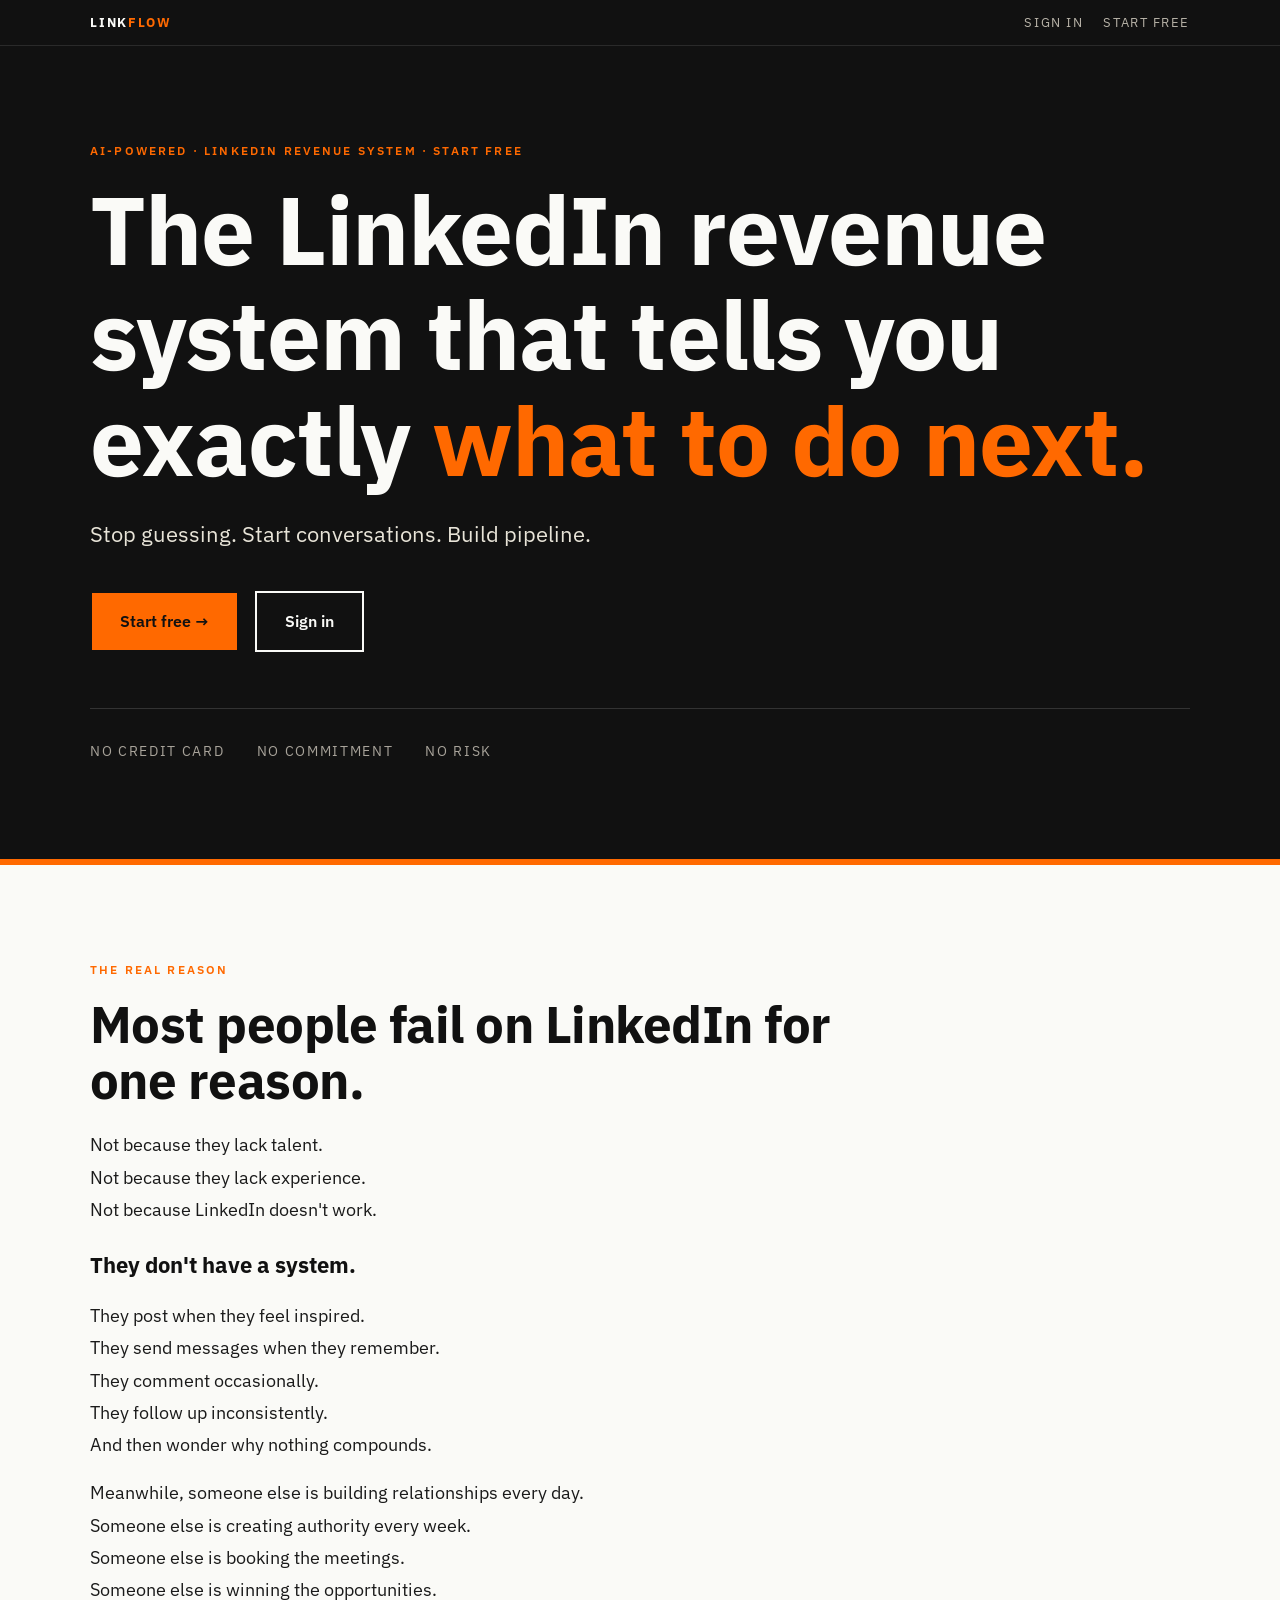
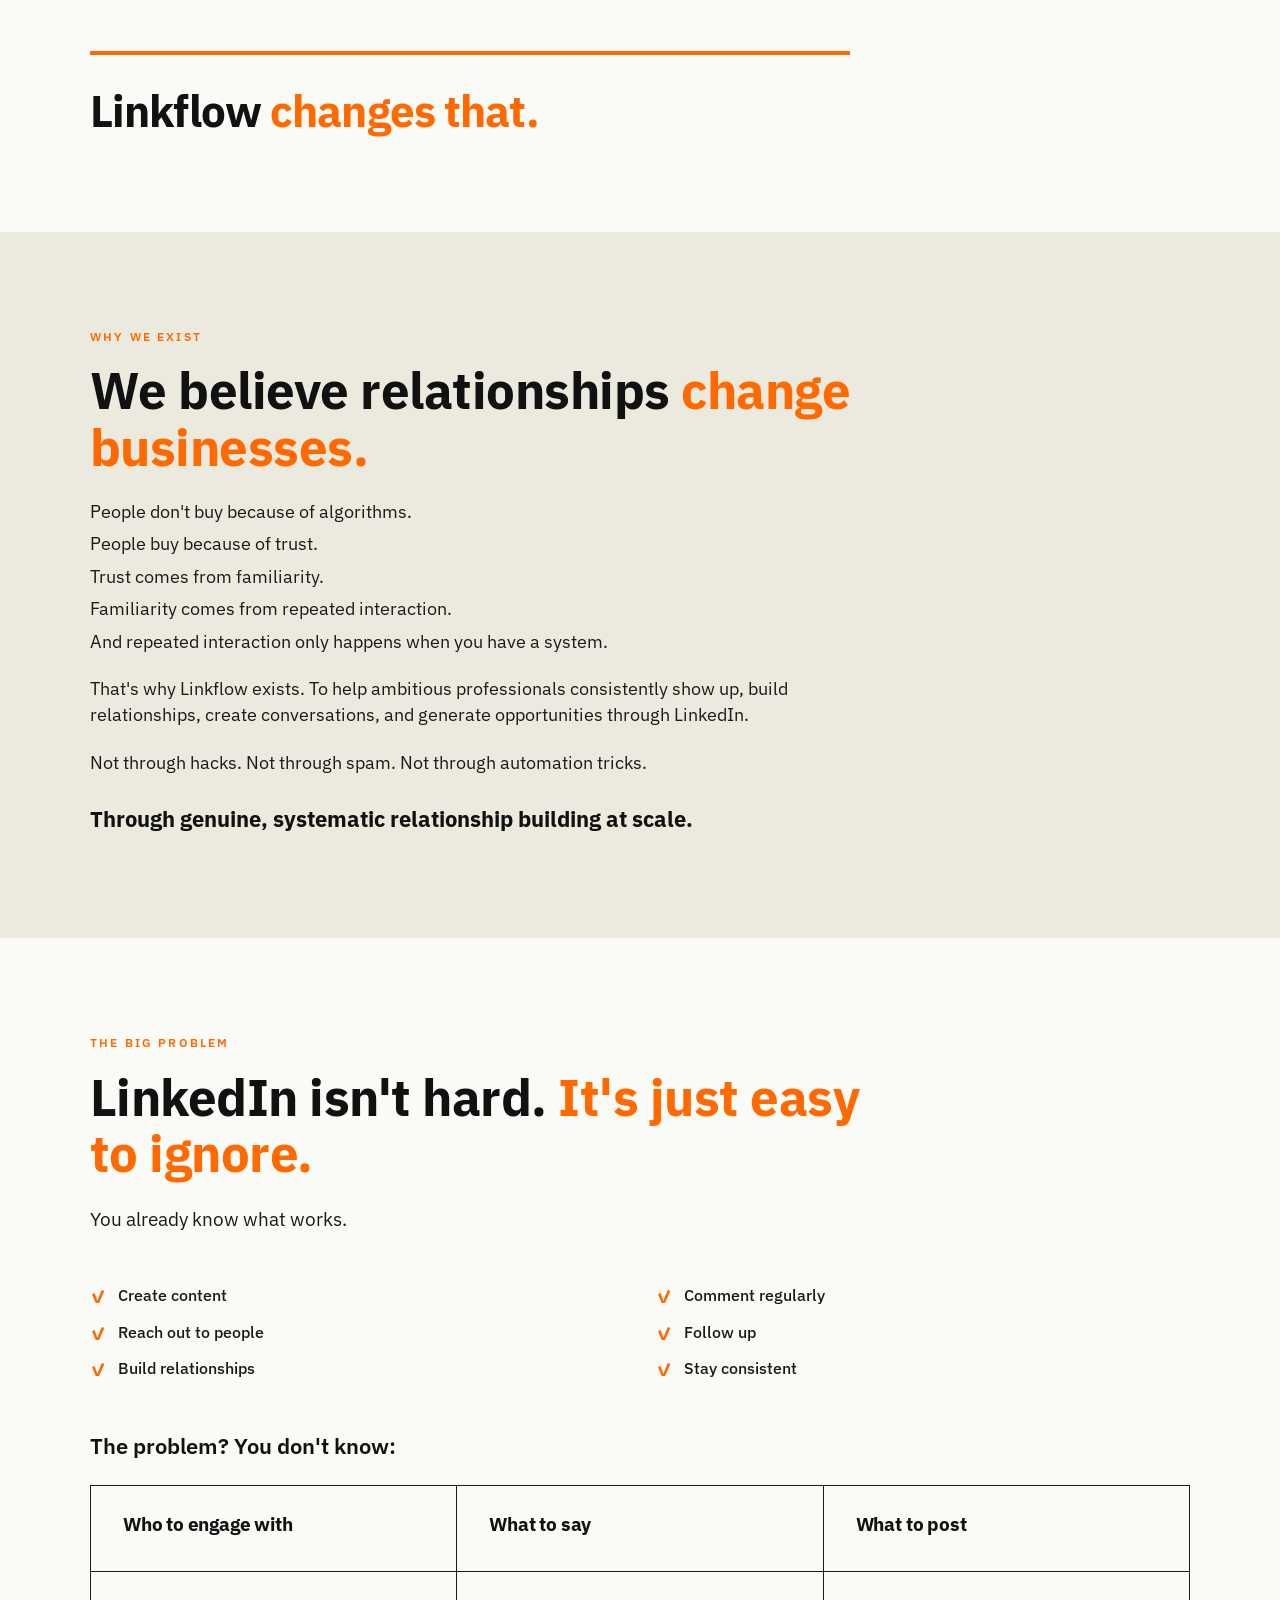
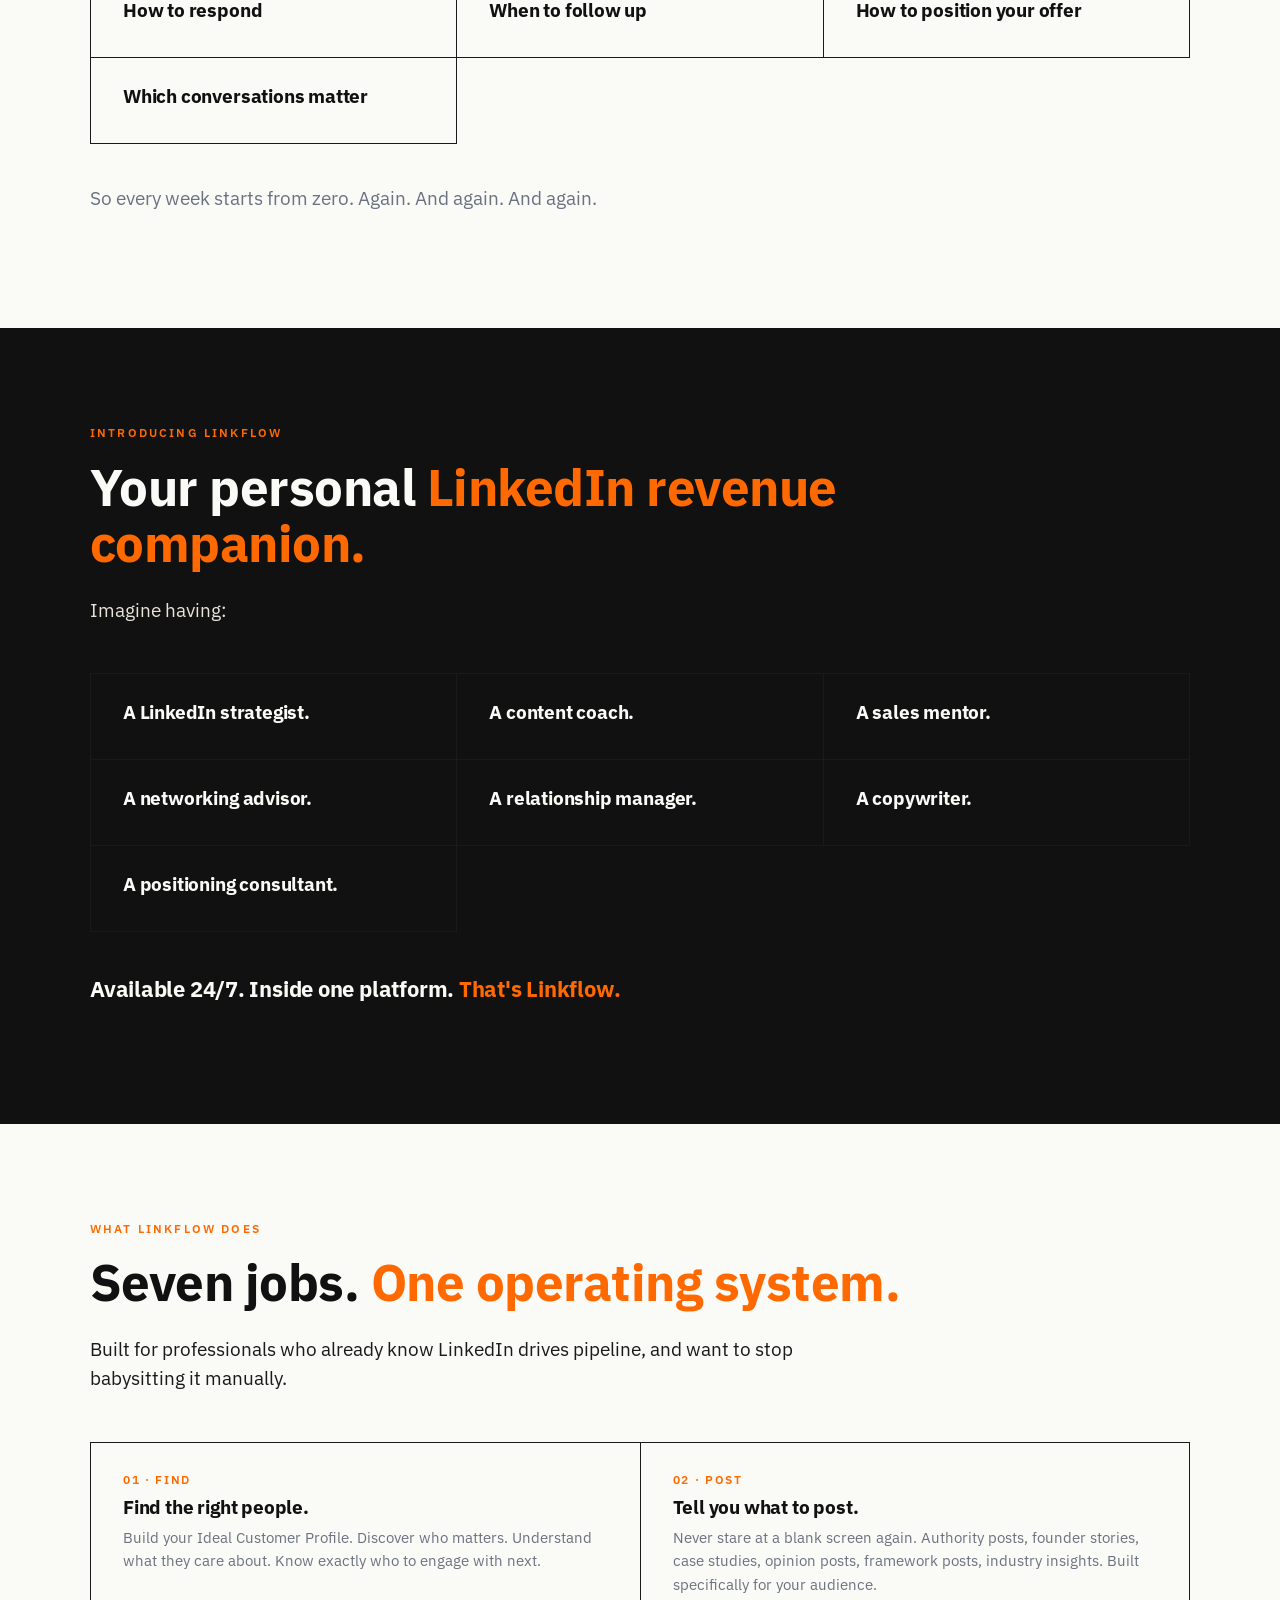
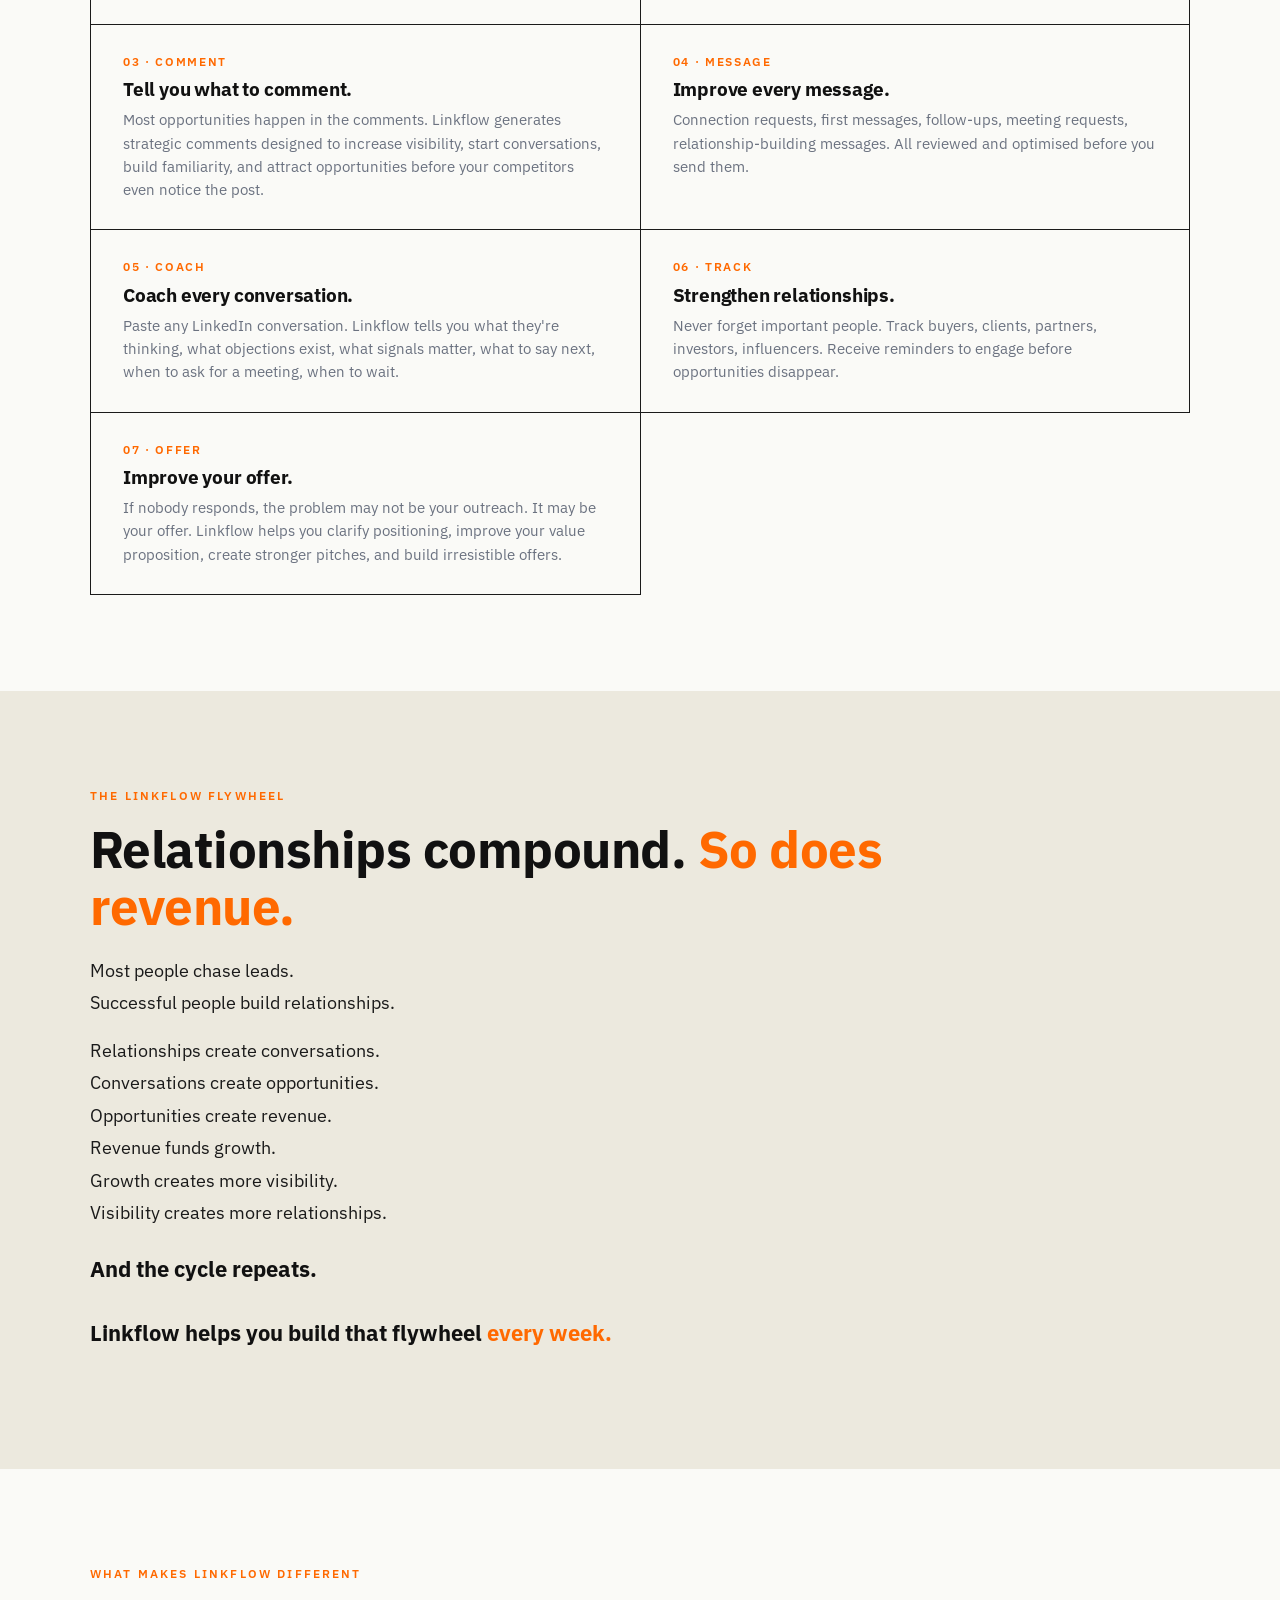
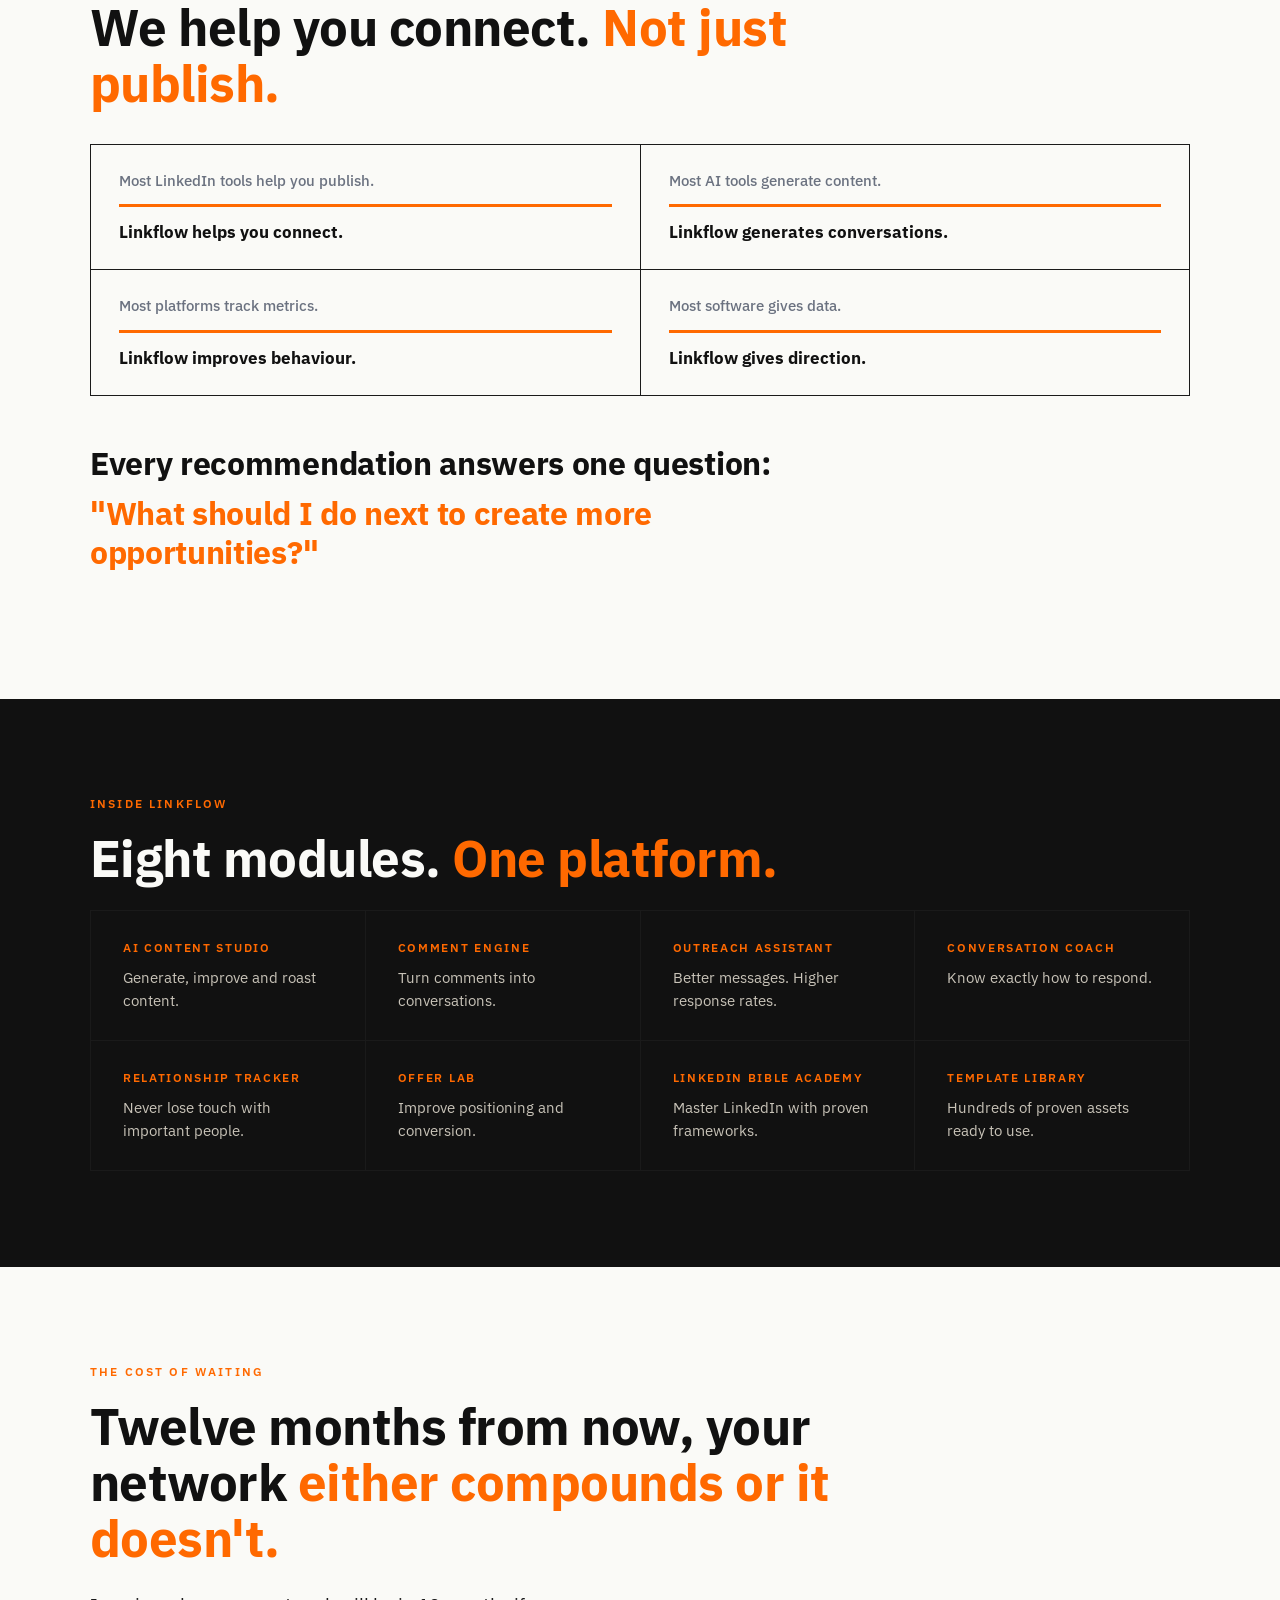
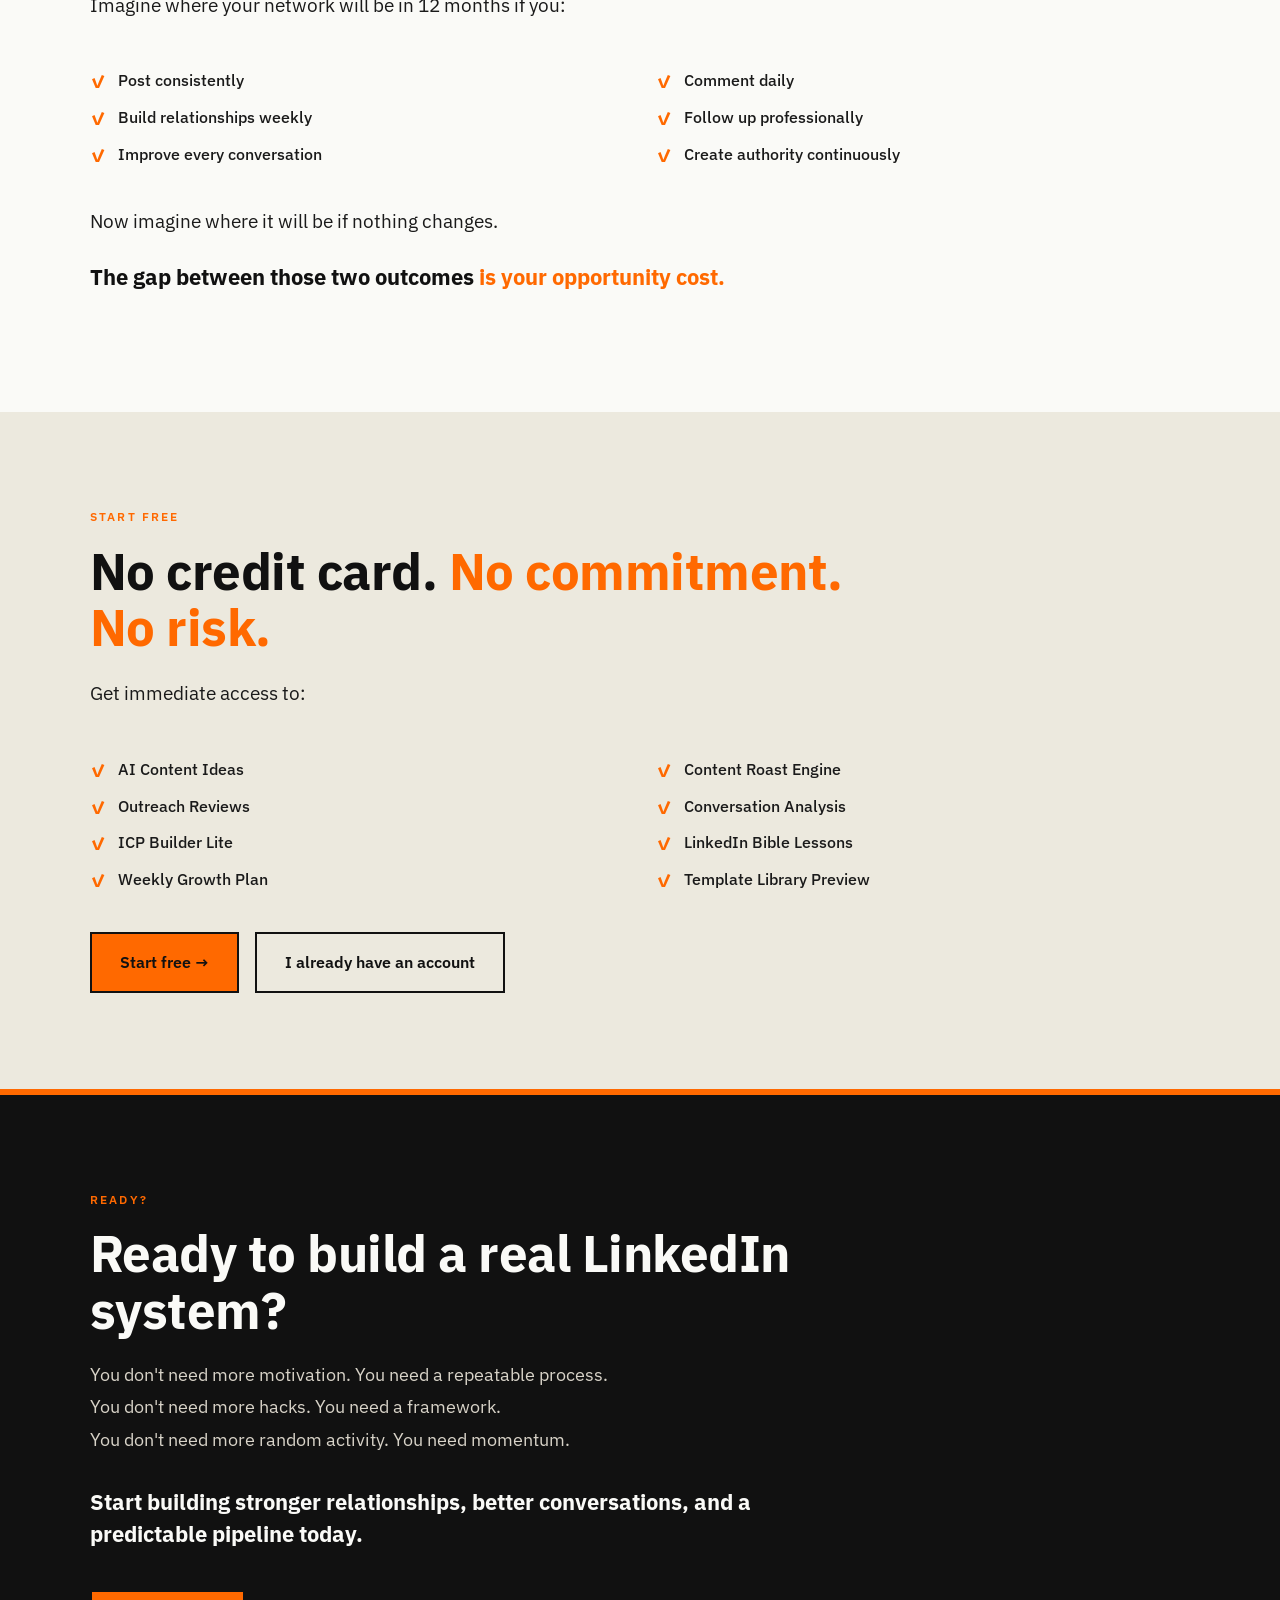
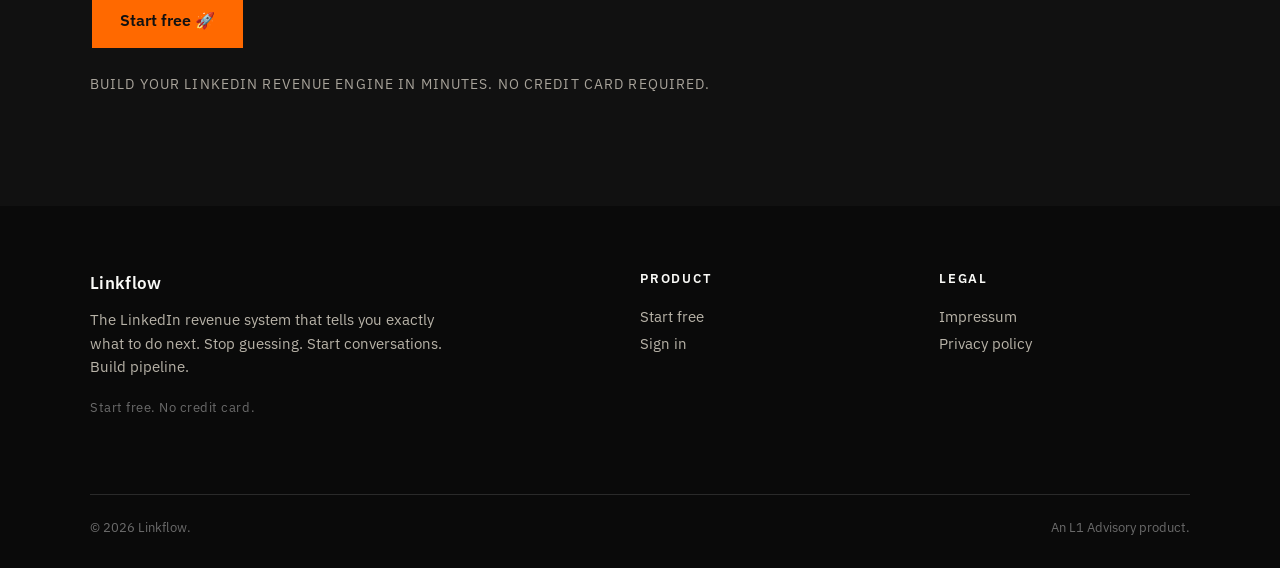
<file: index.html>
<!DOCTYPE html>
<!--
  LINKFLOW — public landing page (lf.l1advisory.com)
  Static single-file landing. No build step. Deploy via git push → Vercel.
-->
<html lang="en">
<head>
  <meta charset="UTF-8">
  <meta name="viewport" content="width=device-width, initial-scale=1.0">
  <meta name="robots" content="index, follow">

  <title>Linkflow. The LinkedIn revenue system that tells you exactly what to do next.</title>
  <meta name="description" content="Linkflow is the LinkedIn revenue system that tells you exactly what to do next. Stop guessing. Start conversations. Build pipeline. Start free.">

  <link rel="canonical" href="https://lf.l1advisory.com/">

  <meta property="og:type" content="website">
  <meta property="og:site_name" content="Linkflow">
  <meta property="og:title" content="Linkflow. The LinkedIn revenue system that tells you exactly what to do next.">
  <meta property="og:description" content="Stop guessing. Start conversations. Build pipeline. Start free.">
  <meta property="og:url" content="https://lf.l1advisory.com/">

  <meta name="twitter:card" content="summary_large_image">
  <meta name="twitter:title" content="Linkflow.">
  <meta name="twitter:description" content="The LinkedIn revenue system that tells you exactly what to do next.">

  <link rel="icon" type="image/png" href="https://l1advisory.com/wp-content/uploads/2025/06/logo-small-black-transparent.png">

  <link rel="preconnect" href="https://fonts.googleapis.com">
  <link rel="preconnect" href="https://fonts.gstatic.com" crossorigin>
  <link href="https://fonts.googleapis.com/css2?family=IBM+Plex+Sans:wght@400;500;600;700&display=swap" rel="stylesheet">
  <link rel="stylesheet" href="/assets/styles.css">
</head>
<body>

<header class="lf-topbar">
  <div class="lf-topbar-inner">
    <a class="lf-topbar-brand" href="/">Link<em>flow</em></a>
    <nav class="lf-topbar-nav">
      <a href="/login/">Sign in</a>
      <a href="/login/?mode=signup">Start free</a>
    </nav>
  </div>
</header>

<div class="lf-page">

<!-- ================================================================== -->
<!-- HERO                                                                -->
<!-- ================================================================== -->
<section class="lf-section lf-hero">
  <div class="lf-wrap">
    <div class="lf-eyebrow">AI-powered · LinkedIn revenue system · Start free</div>
    <h1>The LinkedIn revenue system that tells you exactly <em>what to do next.</em></h1>
    <p class="lf-lead">
      Stop guessing. Start conversations. Build pipeline.
    </p>
    <div class="lf-hero-actions">
      <a class="lf-btn" href="/login/?mode=signup">Start free →</a>
      <a class="lf-btn lf-btn--ghost lf-btn--on-dark" href="/login/">Sign in</a>
    </div>
    <div class="lf-hero-meta">
      <span>No credit card</span>
      <span>No commitment</span>
      <span>No risk</span>
    </div>
  </div>
</section>

<!-- ================================================================== -->
<!-- THE REAL REASON                                                     -->
<!-- ================================================================== -->
<section class="lf-section lf-light">
  <div class="lf-wrap">
    <div class="lf-eyebrow">The real reason</div>
    <h2 class="lf-h2">Most people fail on LinkedIn for one reason.</h2>
    <div class="lf-rhythm" style="max-width: 720px;">
      <p>Not because they lack talent.</p>
      <p>Not because they lack experience.</p>
      <p>Not because LinkedIn doesn't work.</p>
      <p class="lf-rhythm-strong">They don't have a system.</p>
      <p class="lf-rhythm-pause">They post when they feel inspired.</p>
      <p>They send messages when they remember.</p>
      <p>They comment occasionally.</p>
      <p>They follow up inconsistently.</p>
      <p>And then wonder why nothing compounds.</p>
      <p class="lf-rhythm-pause">Meanwhile, someone else is building relationships every day.</p>
      <p>Someone else is creating authority every week.</p>
      <p>Someone else is booking the meetings.</p>
      <p>Someone else is winning the opportunities.</p>
    </div>
    <p style="font-size: clamp(28px, 4vw, 44px); font-weight: 700; color: var(--lf-black); line-height: 1.1; margin: 48px 0 0; padding-top: 32px; border-top: 4px solid var(--lf-orange); max-width: 760px; letter-spacing: -0.02em;">
      Linkflow <span style="color: var(--lf-orange);">changes that.</span>
    </p>
  </div>
</section>

<!-- ================================================================== -->
<!-- WHY WE EXIST                                                        -->
<!-- ================================================================== -->
<section class="lf-section lf-sand">
  <div class="lf-wrap">
    <div class="lf-eyebrow">Why we exist</div>
    <h2 class="lf-h2">We believe relationships <em>change businesses.</em></h2>
    <div class="lf-rhythm" style="max-width: 720px;">
      <p>People don't buy because of algorithms.</p>
      <p>People buy because of trust.</p>
      <p>Trust comes from familiarity.</p>
      <p>Familiarity comes from repeated interaction.</p>
      <p>And repeated interaction only happens when you have a system.</p>
      <p class="lf-rhythm-pause">That's why Linkflow exists. To help ambitious professionals consistently show up, build relationships, create conversations, and generate opportunities through LinkedIn.</p>
      <p class="lf-rhythm-pause">Not through hacks. Not through spam. Not through automation tricks.</p>
      <p class="lf-rhythm-strong">Through genuine, systematic relationship building at scale.</p>
    </div>
  </div>
</section>

<!-- ================================================================== -->
<!-- THE BIG PROBLEM                                                     -->
<!-- ================================================================== -->
<section class="lf-section lf-light">
  <div class="lf-wrap">
    <div class="lf-eyebrow">The big problem</div>
    <h2 class="lf-h2">LinkedIn isn't hard. <em>It's just easy to ignore.</em></h2>
    <p class="lf-intro">You already know what works.</p>
    <ul class="lf-check">
      <li>Create content</li>
      <li>Comment regularly</li>
      <li>Reach out to people</li>
      <li>Follow up</li>
      <li>Build relationships</li>
      <li>Stay consistent</li>
    </ul>

    <p style="margin-top: 48px; font-size: 22px; font-weight: 600; color: var(--lf-black);">The problem? You don't know:</p>
    <div class="lf-bgrid lf-bgrid--3" style="margin-top: 16px;">
      <div><h3>Who to engage with</h3></div>
      <div><h3>What to say</h3></div>
      <div><h3>What to post</h3></div>
      <div><h3>How to respond</h3></div>
      <div><h3>When to follow up</h3></div>
      <div><h3>How to position your offer</h3></div>
      <div><h3>Which conversations matter</h3></div>
    </div>

    <p style="margin-top: 40px; font-size: 19px; color: var(--lf-muted); max-width: 720px;">
      So every week starts from zero. Again. And again. And again.
    </p>
  </div>
</section>

<!-- ================================================================== -->
<!-- INTRODUCING LINKFLOW                                               -->
<!-- ================================================================== -->
<section class="lf-section lf-dark">
  <div class="lf-wrap">
    <div class="lf-eyebrow">Introducing Linkflow</div>
    <h2 class="lf-h2">Your personal <em>LinkedIn revenue companion.</em></h2>
    <p class="lf-intro" style="color:#e8e4d8;">Imagine having:</p>
    <div class="lf-bgrid lf-bgrid--3 lf-bgrid--dark">
      <div><h3>A LinkedIn strategist.</h3></div>
      <div><h3>A content coach.</h3></div>
      <div><h3>A sales mentor.</h3></div>
      <div><h3>A networking advisor.</h3></div>
      <div><h3>A relationship manager.</h3></div>
      <div><h3>A copywriter.</h3></div>
      <div><h3>A positioning consultant.</h3></div>
    </div>
    <p style="margin-top: 40px; font-size: 22px; font-weight: 700; color: var(--lf-cream); letter-spacing: -0.01em;">
      Available 24/7. Inside one platform. <span style="color: var(--lf-orange);">That's Linkflow.</span>
    </p>
  </div>
</section>

<!-- ================================================================== -->
<!-- WHAT LINKFLOW DOES                                                 -->
<!-- ================================================================== -->
<section class="lf-section lf-light">
  <div class="lf-wrap">
    <div class="lf-eyebrow">What Linkflow does</div>
    <h2 class="lf-h2">Seven jobs. <em>One operating system.</em></h2>
    <p class="lf-intro">
      Built for professionals who already know LinkedIn drives pipeline, and want to stop
      babysitting it manually.
    </p>
    <div class="lf-bgrid lf-bgrid--2">
      <div>
        <div class="lf-cell-label">01 · Find</div>
        <h3>Find the right people.</h3>
        <p>Build your Ideal Customer Profile. Discover who matters. Understand what they care about. Know exactly who to engage with next.</p>
      </div>
      <div>
        <div class="lf-cell-label">02 · Post</div>
        <h3>Tell you what to post.</h3>
        <p>Never stare at a blank screen again. Authority posts, founder stories, case studies, opinion posts, framework posts, industry insights. Built specifically for your audience.</p>
      </div>
      <div>
        <div class="lf-cell-label">03 · Comment</div>
        <h3>Tell you what to comment.</h3>
        <p>Most opportunities happen in the comments. Linkflow generates strategic comments designed to increase visibility, start conversations, build familiarity, and attract opportunities before your competitors even notice the post.</p>
      </div>
      <div>
        <div class="lf-cell-label">04 · Message</div>
        <h3>Improve every message.</h3>
        <p>Connection requests, first messages, follow-ups, meeting requests, relationship-building messages. All reviewed and optimised before you send them.</p>
      </div>
      <div>
        <div class="lf-cell-label">05 · Coach</div>
        <h3>Coach every conversation.</h3>
        <p>Paste any LinkedIn conversation. Linkflow tells you what they're thinking, what objections exist, what signals matter, what to say next, when to ask for a meeting, when to wait.</p>
      </div>
      <div>
        <div class="lf-cell-label">06 · Track</div>
        <h3>Strengthen relationships.</h3>
        <p>Never forget important people. Track buyers, clients, partners, investors, influencers. Receive reminders to engage before opportunities disappear.</p>
      </div>
      <div>
        <div class="lf-cell-label">07 · Offer</div>
        <h3>Improve your offer.</h3>
        <p>If nobody responds, the problem may not be your outreach. It may be your offer. Linkflow helps you clarify positioning, improve your value proposition, create stronger pitches, and build irresistible offers.</p>
      </div>
    </div>
  </div>
</section>

<!-- ================================================================== -->
<!-- THE FLYWHEEL                                                        -->
<!-- ================================================================== -->
<section class="lf-section lf-sand">
  <div class="lf-wrap">
    <div class="lf-eyebrow">The Linkflow flywheel</div>
    <h2 class="lf-h2">Relationships compound. <em>So does revenue.</em></h2>
    <div class="lf-rhythm" style="max-width: 720px;">
      <p>Most people chase leads.</p>
      <p>Successful people build relationships.</p>
      <p class="lf-rhythm-pause">Relationships create conversations.</p>
      <p>Conversations create opportunities.</p>
      <p>Opportunities create revenue.</p>
      <p>Revenue funds growth.</p>
      <p>Growth creates more visibility.</p>
      <p>Visibility creates more relationships.</p>
      <p class="lf-rhythm-strong">And the cycle repeats.</p>
    </div>
    <p style="margin-top: 32px; font-size: 22px; font-weight: 700; color: var(--lf-black); max-width: 720px;">
      Linkflow helps you build that flywheel <span style="color: var(--lf-orange);">every week.</span>
    </p>
  </div>
</section>

<!-- ================================================================== -->
<!-- WHAT MAKES LINKFLOW DIFFERENT                                      -->
<!-- ================================================================== -->
<section class="lf-section lf-light">
  <div class="lf-wrap">
    <div class="lf-eyebrow">What makes Linkflow different</div>
    <h2 class="lf-h2">We help you connect. <em>Not just publish.</em></h2>
    <div class="lf-vs">
      <div>
        <div class="lf-vs-from">Most LinkedIn tools help you publish.</div>
        <div class="lf-vs-to">Linkflow helps you connect.</div>
      </div>
      <div>
        <div class="lf-vs-from">Most AI tools generate content.</div>
        <div class="lf-vs-to">Linkflow generates conversations.</div>
      </div>
      <div>
        <div class="lf-vs-from">Most platforms track metrics.</div>
        <div class="lf-vs-to">Linkflow improves behaviour.</div>
      </div>
      <div>
        <div class="lf-vs-from">Most software gives data.</div>
        <div class="lf-vs-to">Linkflow gives direction.</div>
      </div>
    </div>
    <p style="margin-top: 48px; font-size: clamp(22px, 3vw, 32px); font-weight: 700; color: var(--lf-black); line-height: 1.2; max-width: 760px; letter-spacing: -0.01em;">
      Every recommendation answers one question:
      <span style="color: var(--lf-orange); display: block; margin-top: 12px;">"What should I do next to create more opportunities?"</span>
    </p>
  </div>
</section>

<!-- ================================================================== -->
<!-- INSIDE LINKFLOW                                                    -->
<!-- ================================================================== -->
<section class="lf-section lf-dark">
  <div class="lf-wrap">
    <div class="lf-eyebrow">Inside Linkflow</div>
    <h2 class="lf-h2">Eight modules. <em>One platform.</em></h2>
    <div class="lf-bgrid lf-bgrid--4 lf-bgrid--dark">
      <div>
        <div class="lf-cell-label">AI Content Studio</div>
        <p>Generate, improve and roast content.</p>
      </div>
      <div>
        <div class="lf-cell-label">Comment Engine</div>
        <p>Turn comments into conversations.</p>
      </div>
      <div>
        <div class="lf-cell-label">Outreach Assistant</div>
        <p>Better messages. Higher response rates.</p>
      </div>
      <div>
        <div class="lf-cell-label">Conversation Coach</div>
        <p>Know exactly how to respond.</p>
      </div>
      <div>
        <div class="lf-cell-label">Relationship Tracker</div>
        <p>Never lose touch with important people.</p>
      </div>
      <div>
        <div class="lf-cell-label">Offer Lab</div>
        <p>Improve positioning and conversion.</p>
      </div>
      <div>
        <div class="lf-cell-label">LinkedIn Bible Academy</div>
        <p>Master LinkedIn with proven frameworks.</p>
      </div>
      <div>
        <div class="lf-cell-label">Template Library</div>
        <p>Hundreds of proven assets ready to use.</p>
      </div>
    </div>
  </div>
</section>

<!-- ================================================================== -->
<!-- COST OF WAITING                                                     -->
<!-- ================================================================== -->
<section class="lf-section lf-light">
  <div class="lf-wrap">
    <div class="lf-eyebrow">The cost of waiting</div>
    <h2 class="lf-h2">Twelve months from now, your network <em>either compounds or it doesn't.</em></h2>
    <p class="lf-intro">Imagine where your network will be in 12 months if you:</p>
    <ul class="lf-check">
      <li>Post consistently</li>
      <li>Comment daily</li>
      <li>Build relationships weekly</li>
      <li>Follow up professionally</li>
      <li>Improve every conversation</li>
      <li>Create authority continuously</li>
    </ul>
    <p style="margin-top: 40px; font-size: 19px; max-width: 720px;">
      Now imagine where it will be if nothing changes.
    </p>
    <p style="margin-top: 24px; font-size: 22px; font-weight: 700; color: var(--lf-black); max-width: 720px;">
      The gap between those two outcomes <span style="color: var(--lf-orange);">is your opportunity cost.</span>
    </p>
  </div>
</section>

<!-- ================================================================== -->
<!-- START FREE                                                          -->
<!-- ================================================================== -->
<section class="lf-section lf-sand" id="access">
  <div class="lf-wrap">
    <div class="lf-eyebrow">Start free</div>
    <h2 class="lf-h2">No credit card. <em>No commitment. No risk.</em></h2>
    <p class="lf-intro">Get immediate access to:</p>
    <ul class="lf-check">
      <li>AI Content Ideas</li>
      <li>Content Roast Engine</li>
      <li>Outreach Reviews</li>
      <li>Conversation Analysis</li>
      <li>ICP Builder Lite</li>
      <li>LinkedIn Bible Lessons</li>
      <li>Weekly Growth Plan</li>
      <li>Template Library Preview</li>
    </ul>
    <div class="lf-hero-actions" style="margin-top: 40px;">
      <a class="lf-btn" href="/login/?mode=signup">Start free →</a>
      <a class="lf-btn lf-btn--ghost" href="/login/">I already have an account</a>
    </div>
  </div>
</section>

<!-- ================================================================== -->
<!-- FINAL CTA                                                           -->
<!-- ================================================================== -->
<section class="lf-section lf-dark" style="border-top: 6px solid var(--lf-orange);">
  <div class="lf-wrap">
    <div class="lf-eyebrow">Ready?</div>
    <h2 class="lf-h2">Ready to build a real LinkedIn system?</h2>
    <div class="lf-rhythm" style="max-width: 720px;">
      <p>You don't need more motivation. You need a repeatable process.</p>
      <p>You don't need more hacks. You need a framework.</p>
      <p>You don't need more random activity. You need momentum.</p>
      <p class="lf-rhythm-strong" style="margin-top: 1.5em;">
        Start building stronger relationships, better conversations, and a predictable pipeline today.
      </p>
    </div>
    <div class="lf-hero-actions" style="margin-top: 40px;">
      <a class="lf-btn" href="/login/?mode=signup">Start free 🚀</a>
    </div>
    <p style="margin-top: 24px; font-size: 14px; color: #a8a39a; letter-spacing: .08em; text-transform: uppercase;">
      Build your LinkedIn revenue engine in minutes. No credit card required.
    </p>
  </div>
</section>

</div>
<!-- /lf-page -->

<footer class="lf-footer">
  <div class="lf-footer-cols">
    <div class="lf-footer-col">
      <p style="margin-bottom: 12px; color: #fafaf7; font-weight: 600; letter-spacing: .02em; font-size: 17px;">Linkflow</p>
      <p>
        The LinkedIn revenue system that tells you exactly what to do next.
        Stop guessing. Start conversations. Build pipeline.
      </p>
      <p style="margin-top: 16px; font-size: 13px; color: #6b6b6b; letter-spacing: .04em;">Start free. No credit card.</p>
    </div>
    <div class="lf-footer-col">
      <h4>Product</h4>
      <a href="/login/?mode=signup">Start free</a>
      <a href="/login/">Sign in</a>
    </div>
    <div class="lf-footer-col">
      <h4>Legal</h4>
      <a href="https://l1advisory.com/impressum/">Impressum</a>
      <a href="https://l1advisory.com/datenschutz/">Privacy policy</a>
    </div>
  </div>
  <div class="lf-footer-bottom">
    <span>© 2026 Linkflow.</span>
    <span>An L1 Advisory product.</span>
  </div>
</footer>

</body>
</html>
</file>
<file: assets/styles.css>
/* ==========================================================================
   Linkflow — shared design tokens + primitives
   Scoped under .lf-page so we can layer onto other pages later if needed.
   Palette + type ported from lss.l1advisory.com.
   ========================================================================== */

html, body { margin: 0; padding: 0; background: #111111; }
body { font-family: 'IBM Plex Sans', system-ui, sans-serif; }
img { max-width: 100%; display: block; }
a { color: inherit; }

/* --- Top bar -------------------------------------------------------------- */
.lf-topbar {
  background: #111111;
  border-bottom: 1px solid #2a2a2a;
  padding: 14px 24px;
  font-family: 'IBM Plex Sans', system-ui, sans-serif;
}
.lf-topbar-inner {
  max-width: 1100px; margin: 0 auto;
  display: flex; align-items: center; justify-content: space-between;
  gap: 16px;
}
.lf-topbar-brand {
  color: #fafaf7; font-size: 13px; letter-spacing: .14em;
  text-transform: uppercase; font-weight: 700;
  text-decoration: none;
}
.lf-topbar-brand em { color: #ff6900; font-style: normal; }
.lf-topbar-nav {
  display: flex; gap: 20px; align-items: center;
  font-size: 13px; letter-spacing: .12em; text-transform: uppercase;
}
.lf-topbar-nav a {
  color: #b8b3a8; text-decoration: none;
  transition: color .15s ease;
}
.lf-topbar-nav a:hover { color: #ff6900; }
.lf-topbar-user {
  color: #6b6b6b; font-size: 12px; letter-spacing: .08em;
}

/* --- Footer --------------------------------------------------------------- */
.lf-footer {
  background: #0a0a0a;
  color: #b8b3a8;
  padding: 64px 24px 32px;
  font-family: 'IBM Plex Sans', system-ui, sans-serif;
  font-size: 15px;
}
.lf-footer-cols {
  max-width: 1100px; margin: 0 auto;
  display: grid;
  grid-template-columns: 2fr 1fr 1fr;
  gap: 48px;
}
.lf-footer h4 {
  color: #fafaf7; font-size: 13px; font-weight: 600;
  text-transform: uppercase; letter-spacing: .14em;
  margin: 0 0 16px;
}
.lf-footer-col a {
  display: block; padding: 4px 0;
  color: #b8b3a8; text-decoration: none;
  transition: color .15s ease;
}
.lf-footer-col a:hover { color: #ff6900; }
.lf-footer p { margin: 0 0 20px; max-width: 380px; line-height: 1.55; }
.lf-footer-bottom {
  max-width: 1100px; margin: 56px auto 0;
  padding-top: 24px;
  border-top: 1px solid #2a2a2a;
  font-size: 13px; color: #6b6b6b;
  display: flex; flex-wrap: wrap; gap: 16px; justify-content: space-between;
}
.lf-footer-bottom a { color: #6b6b6b; text-decoration: none; }
.lf-footer-bottom a:hover { color: #ff6900; }
@media (max-width: 700px) {
  .lf-footer-cols { grid-template-columns: 1fr; gap: 32px; }
}

/* --- Scoped tokens -------------------------------------------------------- */
.lf-page {
  --lf-black: #111111;
  --lf-ink:   #1a1a1a;
  --lf-cream: #fafaf7;
  --lf-sand:  #ece9de;
  --lf-orange:#ff6900;
  --lf-orange-dark:#cc5400;
  --lf-muted: #6b7280;
  --lf-line:  #1a1a1a;

  font-family: 'IBM Plex Sans', system-ui, -apple-system, Segoe UI, Helvetica, Arial, sans-serif;
  color: var(--lf-ink);
  line-height: 1.55;
  font-size: 17px;
}
.lf-page * { box-sizing: border-box; }
.lf-page h1, .lf-page h2, .lf-page h3, .lf-page h4 {
  font-family: inherit;
  color: var(--lf-black);
  line-height: 1.1;
  margin: 0 0 .5em;
  letter-spacing: -0.01em;
}
.lf-page p { margin: 0 0 1em; }
.lf-page a { color: inherit; }

/* --- Layout primitives ---------------------------------------------------- */
.lf-page .lf-section { padding: 96px 24px; }
.lf-page .lf-section--tight { padding: 56px 24px; }
.lf-page .lf-wrap    { max-width: 1100px; margin: 0 auto; }
.lf-page .lf-wrap--narrow { max-width: 640px; margin: 0 auto; }
.lf-page .lf-eyebrow {
  text-transform: uppercase;
  letter-spacing: .18em;
  font-size: 12px;
  font-weight: 600;
  color: var(--lf-orange);
  margin-bottom: 16px;
}
.lf-page .lf-btn {
  display: inline-block;
  padding: 16px 28px;
  font-weight: 600;
  font-size: 16px;
  text-decoration: none;
  border: 2px solid var(--lf-black);
  background: var(--lf-orange);
  color: var(--lf-black) !important;
  border-radius: 0;
  cursor: pointer;
  font-family: inherit;
  transition: transform .08s ease, background .15s ease;
}
.lf-page .lf-btn:hover { background: var(--lf-orange-dark); transform: translateY(-1px); }
.lf-page .lf-btn--ghost {
  background: transparent;
  color: var(--lf-black) !important;
}
.lf-page .lf-btn--ghost:hover { background: var(--lf-black); color: var(--lf-cream) !important; }
.lf-page .lf-btn--on-dark { border-color: var(--lf-cream); }
.lf-page .lf-btn--ghost.lf-btn--on-dark { color: var(--lf-cream) !important; }
.lf-page .lf-btn--ghost.lf-btn--on-dark:hover { background: var(--lf-cream); color: var(--lf-black) !important; }
.lf-page .lf-btn:disabled { opacity: .6; cursor: wait; }

/* --- Hero ----------------------------------------------------------------- */
.lf-page .lf-hero {
  background: var(--lf-black);
  color: var(--lf-cream);
  border-bottom: 6px solid var(--lf-orange);
}
.lf-page .lf-hero .lf-eyebrow { color: var(--lf-orange); }
.lf-page .lf-hero h1 {
  color: var(--lf-cream);
  font-size: clamp(48px, 8vw, 96px);
  font-weight: 700;
  margin: 0 0 24px;
}
.lf-page .lf-hero h1 em { color: var(--lf-orange); font-style: normal; }
.lf-page .lf-hero .lf-lead {
  font-size: clamp(18px, 2vw, 22px);
  max-width: 720px;
  color: #e8e4d8;
  margin-bottom: 40px;
}
.lf-page .lf-hero-actions { display: flex; flex-wrap: wrap; gap: 16px; }
.lf-page .lf-hero-meta {
  margin-top: 56px;
  padding-top: 32px;
  border-top: 1px solid #333;
  display: flex; flex-wrap: wrap; gap: 32px;
  font-size: 14px; color: #a8a39a;
  text-transform: uppercase; letter-spacing: .12em;
}

/* --- Section backgrounds -------------------------------------------------- */
.lf-page .lf-light { background: var(--lf-cream); }
.lf-page .lf-sand  { background: var(--lf-sand); }
.lf-page .lf-dark  { background: var(--lf-black); color: var(--lf-cream); }
.lf-page .lf-dark h2, .lf-page .lf-dark h3 { color: var(--lf-cream); }
.lf-page .lf-dark .lf-eyebrow { color: var(--lf-orange); }

.lf-page h2.lf-h2 {
  font-size: clamp(32px, 4vw, 52px);
  font-weight: 700;
  max-width: 820px;
  margin-bottom: 24px;
}
.lf-page .lf-h2 em { color: var(--lf-orange); font-style: normal; }
.lf-page .lf-intro { font-size: 19px; max-width: 720px; margin-bottom: 48px; }

/* --- Feature pillar grid (3-col) ----------------------------------------- */
.lf-page .lf-pillars {
  display: grid;
  grid-template-columns: repeat(3, 1fr);
  gap: 0;
  border-top: 1px solid var(--lf-line);
  border-left: 1px solid var(--lf-line);
}
.lf-page .lf-pillar {
  border-right: 1px solid var(--lf-line);
  border-bottom: 1px solid var(--lf-line);
  padding: 36px 32px;
  background: var(--lf-cream);
}
.lf-page .lf-pillar-label {
  font-size: 12px; font-weight: 600;
  letter-spacing: .14em; text-transform: uppercase;
  color: var(--lf-orange); margin-bottom: 10px;
}
.lf-page .lf-pillar h3 {
  font-size: 22px; margin-bottom: 10px; font-weight: 700;
}
.lf-page .lf-pillar p {
  margin: 0; color: var(--lf-muted); font-size: 15px; line-height: 1.55;
}
@media (max-width: 820px) {
  .lf-page .lf-pillars { grid-template-columns: 1fr; }
}

/* --- Bordered grid (variable column count) ------------------------------- */
.lf-page .lf-bgrid {
  display: grid;
  gap: 0;
  border-top: 1px solid var(--lf-line);
  border-left: 1px solid var(--lf-line);
}
.lf-page .lf-bgrid > div {
  border-right: 1px solid var(--lf-line);
  border-bottom: 1px solid var(--lf-line);
  padding: 28px 32px;
  background: var(--lf-cream);
}
.lf-page .lf-bgrid--2 { grid-template-columns: repeat(2, 1fr); }
.lf-page .lf-bgrid--3 { grid-template-columns: repeat(3, 1fr); }
.lf-page .lf-bgrid--4 { grid-template-columns: repeat(4, 1fr); }
.lf-page .lf-bgrid .lf-cell-label {
  font-size: 12px; font-weight: 600;
  letter-spacing: .14em; text-transform: uppercase;
  color: var(--lf-orange); margin-bottom: 8px;
}
.lf-page .lf-bgrid h3 {
  font-size: 19px; margin: 0 0 8px; font-weight: 700;
}
.lf-page .lf-bgrid p {
  margin: 0; color: var(--lf-muted); font-size: 15px; line-height: 1.55;
}
.lf-page .lf-bgrid--dark > div { background: transparent; }
.lf-page .lf-bgrid--dark h3 { color: var(--lf-cream); }
.lf-page .lf-bgrid--dark p { color: #c8c3b8; }
@media (max-width: 1000px) {
  .lf-page .lf-bgrid--4 { grid-template-columns: repeat(2, 1fr); }
  .lf-page .lf-bgrid--3 { grid-template-columns: repeat(2, 1fr); }
}
@media (max-width: 600px) {
  .lf-page .lf-bgrid--2,
  .lf-page .lf-bgrid--3,
  .lf-page .lf-bgrid--4 { grid-template-columns: 1fr; }
}

/* --- Rhythmic text block (line-by-line cadence) ------------------------- */
.lf-page .lf-rhythm p {
  margin: 0 0 .35em;
  font-size: 18px;
  line-height: 1.45;
}
.lf-page .lf-rhythm p.lf-rhythm-pause {
  margin-top: 1.2em;
}
.lf-page .lf-rhythm p.lf-rhythm-strong {
  font-weight: 700;
  color: var(--lf-black);
  font-size: 22px;
  margin-top: 1.2em;
}
.lf-page .lf-dark .lf-rhythm p { color: #d8d3c8; }
.lf-page .lf-dark .lf-rhythm p.lf-rhythm-strong { color: var(--lf-cream); }

/* --- Checklist with checkmark glyph ------------------------------------- */
.lf-page .lf-check {
  list-style: none;
  padding: 0;
  margin: 24px 0 0;
  display: grid;
  grid-template-columns: repeat(2, 1fr);
  gap: 12px 32px;
}
.lf-page .lf-check li {
  position: relative;
  padding-left: 28px;
  font-size: 16px;
  font-weight: 500;
}
.lf-page .lf-check li::before {
  content: '✓';
  position: absolute;
  left: 0; top: 0;
  color: var(--lf-orange);
  font-weight: 700;
  font-size: 18px;
}
@media (max-width: 600px) {
  .lf-page .lf-check { grid-template-columns: 1fr; }
}

/* --- Contrast pair (two-side comparison block) -------------------------- */
.lf-page .lf-vs {
  display: grid;
  grid-template-columns: 1fr 1fr;
  gap: 0;
  margin-top: 32px;
  border-top: 1px solid var(--lf-line);
  border-left: 1px solid var(--lf-line);
}
.lf-page .lf-vs > div {
  padding: 24px 28px;
  border-right: 1px solid var(--lf-line);
  border-bottom: 1px solid var(--lf-line);
  background: var(--lf-cream);
}
.lf-page .lf-vs .lf-vs-from {
  color: var(--lf-muted);
  font-size: 15px;
  font-weight: 500;
}
.lf-page .lf-vs .lf-vs-to {
  color: var(--lf-black);
  font-size: 17px;
  font-weight: 700;
  border-top: 3px solid var(--lf-orange);
  margin-top: 12px;
  padding-top: 12px;
}
@media (max-width: 700px) {
  .lf-page .lf-vs { grid-template-columns: 1fr; }
}

/* --- Dashboard module cards (used inside /app/) -------------------------- */
.lf-page .lf-modules {
  display: grid;
  grid-template-columns: repeat(3, 1fr);
  gap: 24px;
  margin-top: 32px;
}
.lf-page .lf-module {
  background: var(--lf-cream);
  border: 2px solid var(--lf-black);
  padding: 32px;
  display: flex;
  flex-direction: column;
  gap: 12px;
}
.lf-page .lf-module-label {
  font-size: 12px; font-weight: 600;
  letter-spacing: .14em; text-transform: uppercase;
  color: var(--lf-orange);
}
.lf-page .lf-module h3 {
  font-size: 22px; font-weight: 700; margin: 0;
}
.lf-page .lf-module p {
  margin: 0; color: var(--lf-muted); font-size: 15px; line-height: 1.55;
}
.lf-page .lf-module-status {
  margin-top: 12px;
  font-size: 12px; font-weight: 600;
  letter-spacing: .12em; text-transform: uppercase;
  color: var(--lf-black);
  padding: 6px 10px;
  background: var(--lf-sand);
  align-self: flex-start;
}
@media (max-width: 820px) {
  .lf-page .lf-modules { grid-template-columns: 1fr; }
}

/* --- Form (used on /login/ and /admin/) ---------------------------------- */
.lf-page .lf-form-shell {
  background: #fff;
  border: 2px solid var(--lf-black);
  padding: 40px;
  margin-top: 32px;
}
.lf-page .lf-form { display: flex; flex-direction: column; gap: 20px; }
.lf-page .lf-form label {
  display: flex; flex-direction: column; gap: 6px;
  font-size: 13px; font-weight: 600;
  text-transform: uppercase; letter-spacing: .12em;
  color: var(--lf-black);
}
.lf-page .lf-form input {
  font-family: inherit; font-size: 17px;
  padding: 14px 16px;
  background: var(--lf-cream);
  border: 2px solid var(--lf-black);
  border-radius: 0;
  color: var(--lf-black);
  outline: none;
  transition: border-color .15s ease, background .15s ease;
}
.lf-page .lf-form input:focus { border-color: var(--lf-orange); background: #fff; }
.lf-page .lf-form-note {
  font-size: 13px; color: var(--lf-muted); margin: 0;
}
.lf-page .lf-form-error {
  color: var(--lf-orange-dark);
  font-weight: 600;
}
.lf-page .lf-form-success {
  padding: 24px;
  background: var(--lf-orange);
  color: var(--lf-black);
  border: 2px solid var(--lf-black);
  font-weight: 600;
}
.lf-page .lf-form-toggle {
  display: flex;
  border: 2px solid var(--lf-black);
  margin-bottom: 24px;
}
.lf-page .lf-form-toggle button {
  flex: 1;
  padding: 12px 16px;
  font-family: inherit; font-size: 13px; font-weight: 600;
  text-transform: uppercase; letter-spacing: .12em;
  background: var(--lf-cream);
  color: var(--lf-black);
  border: 0;
  cursor: pointer;
  transition: background .15s ease, color .15s ease;
}
.lf-page .lf-form-toggle button.is-active {
  background: var(--lf-black);
  color: var(--lf-cream);
}

/* --- Admin table --------------------------------------------------------- */
.lf-page .lf-table {
  width: 100%;
  border-collapse: collapse;
  margin-top: 32px;
  background: var(--lf-cream);
  border: 2px solid var(--lf-black);
}
.lf-page .lf-table th,
.lf-page .lf-table td {
  padding: 16px 20px;
  text-align: left;
  border-bottom: 1px solid var(--lf-line);
  font-size: 15px;
}
.lf-page .lf-table th {
  font-size: 12px;
  font-weight: 600;
  text-transform: uppercase;
  letter-spacing: .12em;
  background: var(--lf-sand);
}
.lf-page .lf-table tr:last-child td { border-bottom: 0; }
.lf-page .lf-table .lf-admin-tag {
  display: inline-block;
  padding: 4px 8px;
  background: var(--lf-orange);
  color: var(--lf-black);
  font-size: 11px;
  font-weight: 700;
  letter-spacing: .12em;
  text-transform: uppercase;
}
.lf-page .lf-table button {
  font-family: inherit; font-size: 12px; font-weight: 600;
  text-transform: uppercase; letter-spacing: .12em;
  padding: 8px 14px;
  background: transparent;
  border: 2px solid var(--lf-black);
  color: var(--lf-black);
  cursor: pointer;
  transition: background .15s ease, color .15s ease;
}
.lf-page .lf-table button:hover { background: var(--lf-black); color: var(--lf-cream); }
.lf-page .lf-table button:disabled { opacity: .4; cursor: not-allowed; }

/* --- Loading / empty states --------------------------------------------- */
.lf-page .lf-empty {
  padding: 40px;
  background: var(--lf-cream);
  border: 2px dashed var(--lf-line);
  text-align: center;
  color: var(--lf-muted);
}
</file>
